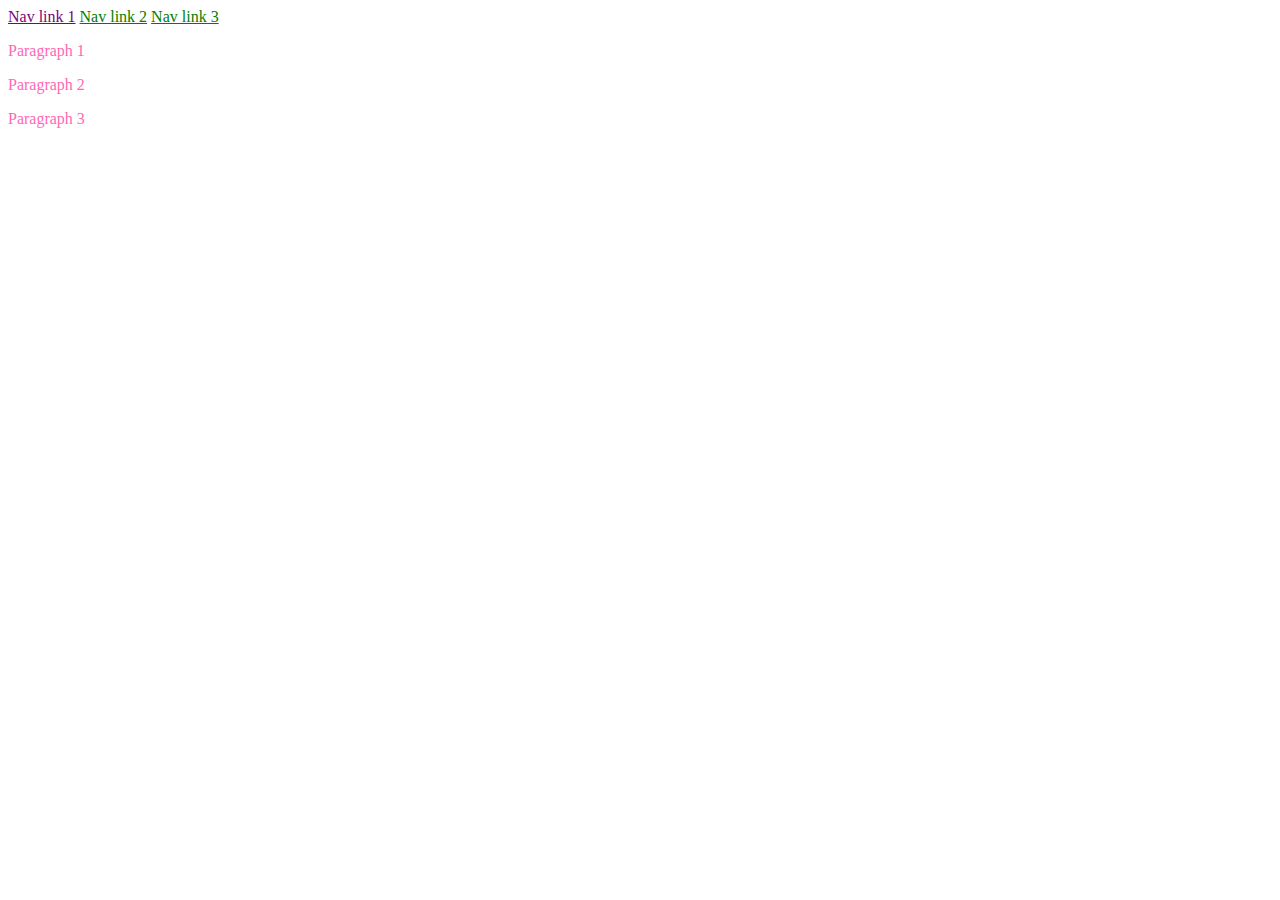
<file: css-specificity/index.html>
<!doctype html>

<html lang="en">
    <head>
        <meta charset="utf-8">
        <title>CSS Specificity</title>
        <meta name="description" content="CSS Specificity">
        <meta name="author" content="She Codes">
        <link rel="stylesheet" href="styles.css">
    </head>

    <body>

        <header>
            <nav>
                <a class="nav-link" id="link-1" href="#">Nav link 1</a>
                <a class="nav-link" href="#">Nav link 2</a>
                <a class="nav-link" href="#">Nav link 3</a>
            </nav>
        </header>

        <div>
            <p class="paragraph-link" id="paragraph-1">Paragraph 1</p>
            <p class="paragraph-link">Paragraph 2</p>
            <p class="paragraph-link">Paragraph 3</p>
        </div>

    </body>

</html>
</file>
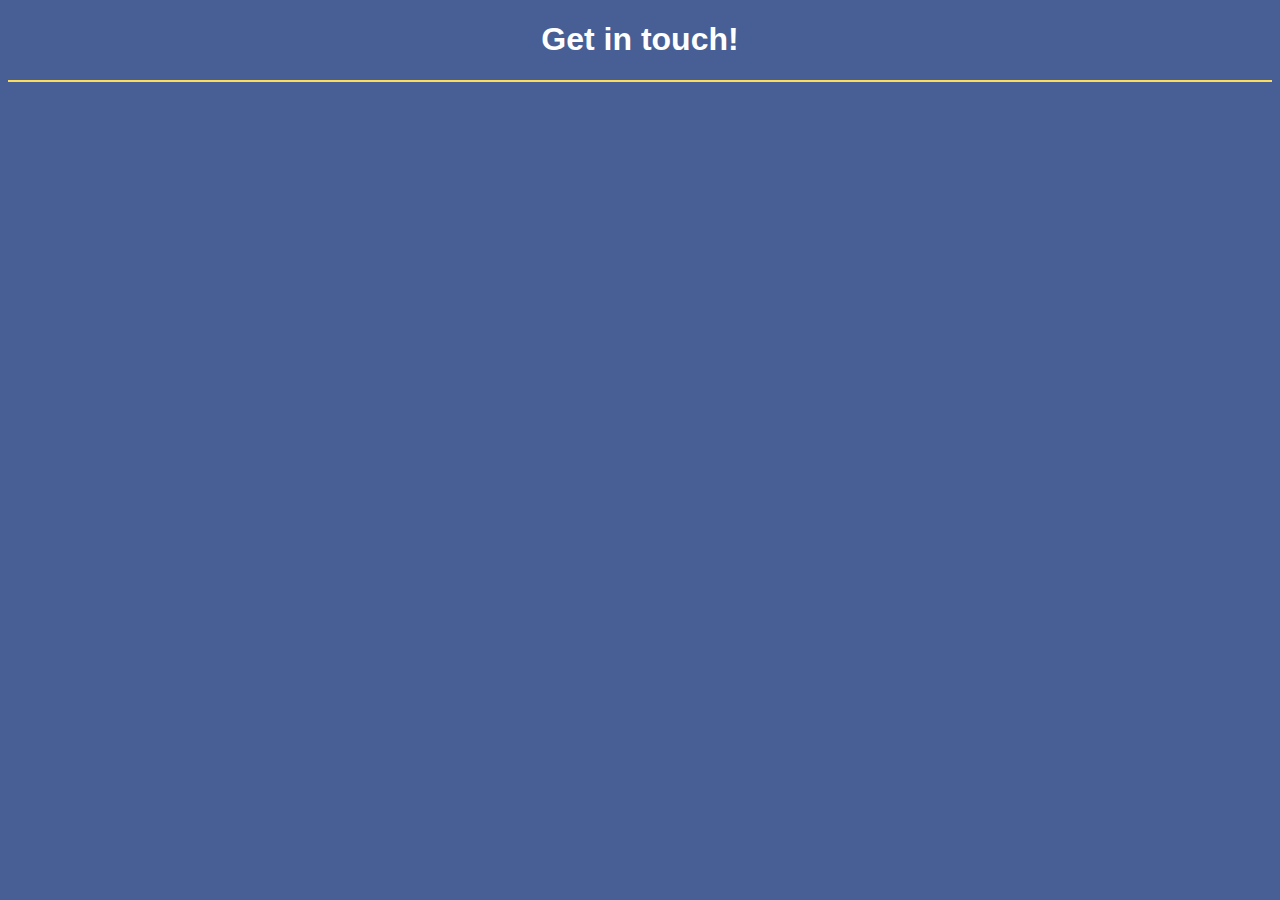
<file: forms-starter/index.html>
<!doctype html>

<html lang="en">
    <head>
        <meta charset="utf-8">
        <meta name="viewport" content="width=device-width, initial-scale=1, shrink-to-fit=no">
        <title>Introduction to Forms</title>
        <link rel="stylesheet" href="styles.css">
    </head>

    <body>
        <header>
            <h1>Get in touch!</h1>
        </header>

        <form action="" method="">
            <!-- your code here -->
        </form>

    </body>
</html>
</file>
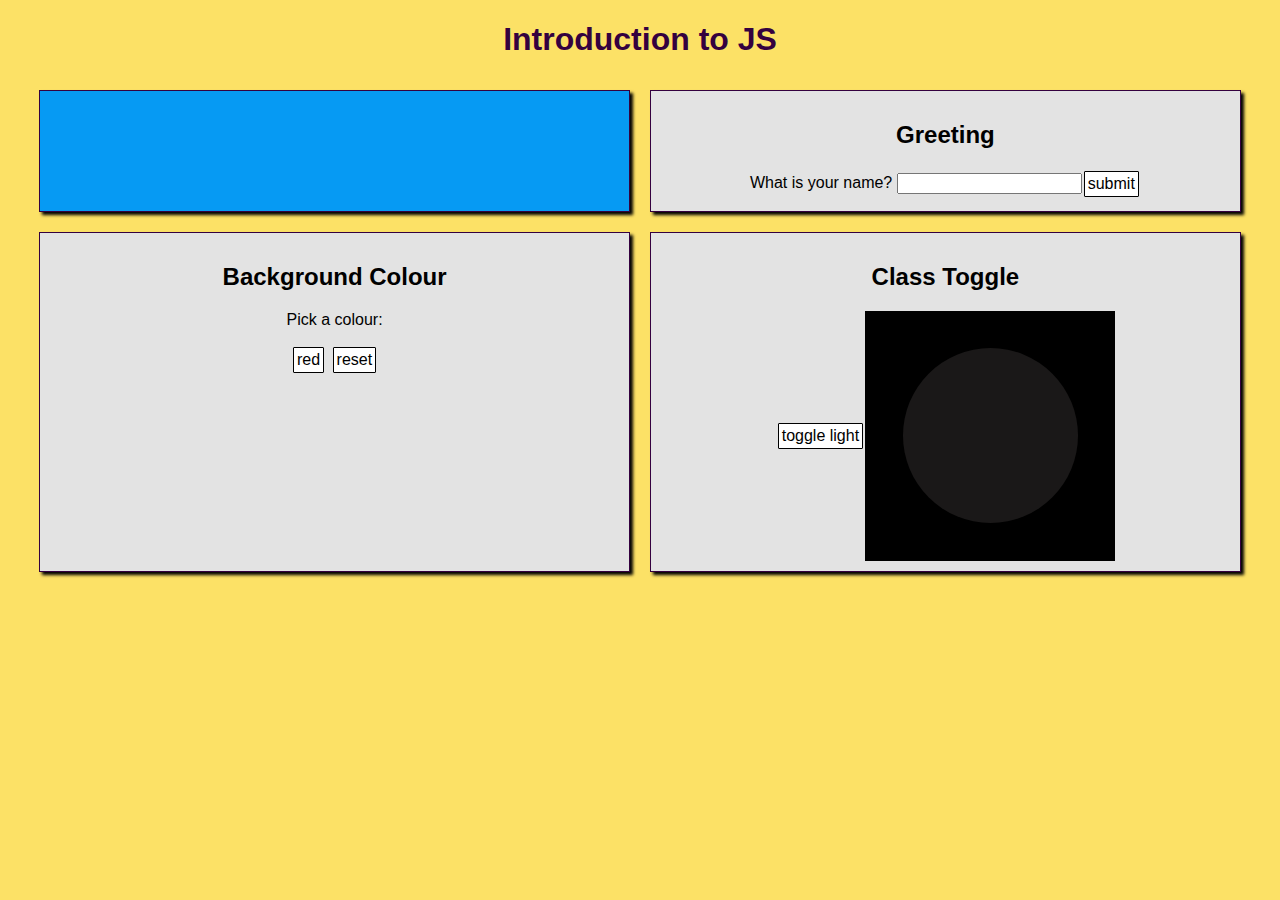
<file: intro-to-js/index.html>
<!DOCTYPE html>
<html lang="en">
    <head>
        <meta charset="utf-8">
        <title>Introduction to JavaScript</title>
        <meta name="description" content="JavaScript Demo">
        <meta name="author" content="She Codes">
        <link rel="stylesheet" href="styles.css">
    </head>
    
    <body>
        <header>
            <h1>Introduction to JS</h1>
        </header>

        <div id="wrapper">
            <div id="starter-div" class="component">
            </div>

            <div id="greeting" class="component">
                <h2>Greeting</h2>
                <form>
                    <div class="form-item">
                        <label for="name">What is your name?</label>
                        <input type="text" id="name" name="name">
                    </div>
                    <input type="button" value="submit">
                </form>
            </div>

            <div id="colour" class="component">
                <h2>Background Colour</h2>
                <p>Pick a colour:</p>
                <input type="button" onclick="changeColour('#f74850')" value="red">
                <input type="button" onclick="resetColour()" value="reset">
            </div>

            <div id="on-off" class="component">
                <h2>Class Toggle</h2>
                <div id="class-toggle-containter">
                    <input type="button" onclick="toggleLightbulb()" value="toggle light">
                    <div id="toggle-wrapper">
                        <div id="light"></div>
                    </div>
                </div>
            </div>
        </div>
    </body>
</html>
</file>
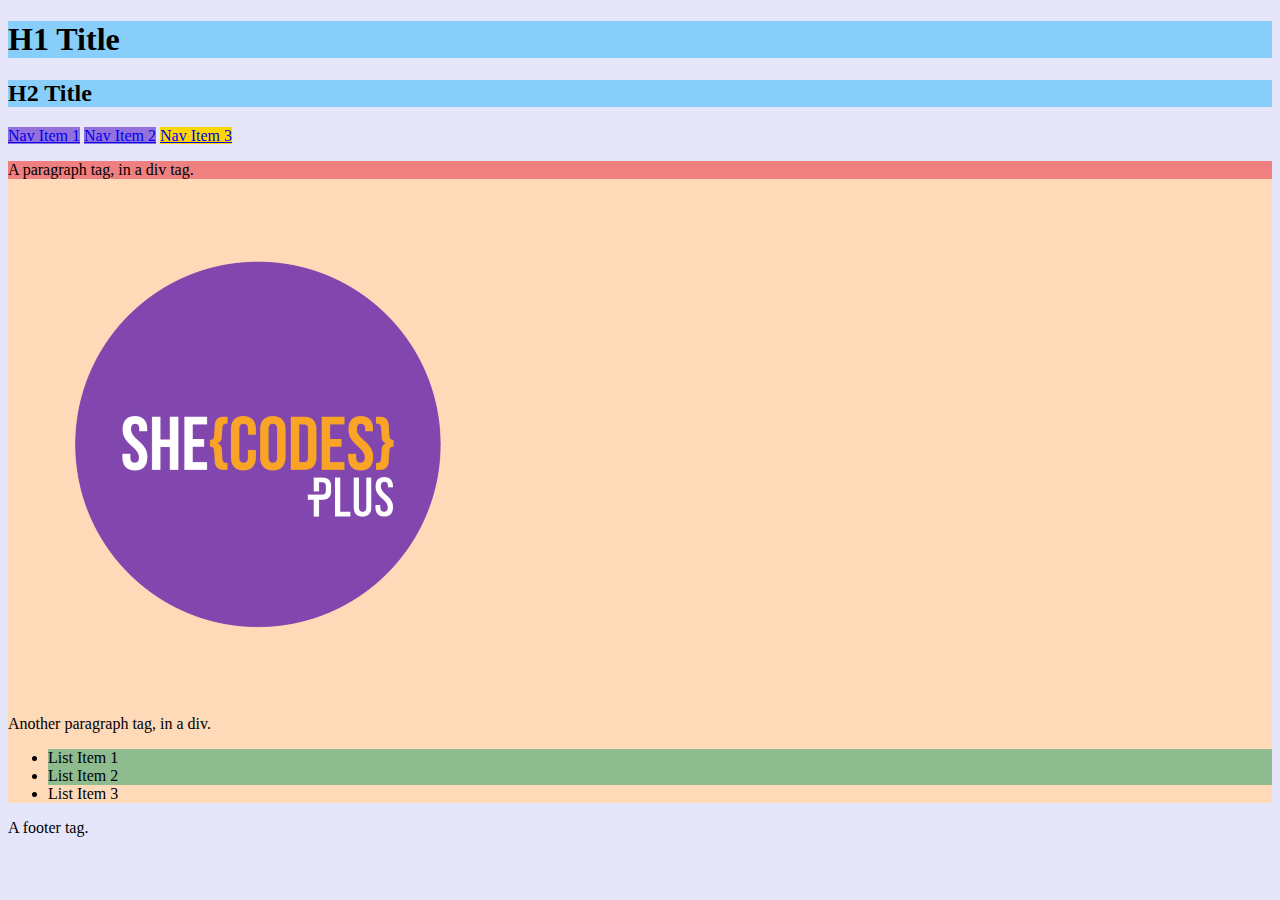
<file: introduction-to-css-selectors/index.html>
<!doctype html>

<html lang="en">
    <head>
        <meta charset="utf-8">
        <title>CSS Selectors</title>
        <meta name="description" content="CSS Selectors Playground">
        <meta name="author" content="She Codes">
        <link rel="stylesheet" href="styles.css">
    </head>
    <body>
        <header>
            <h1 class="main-heading">H1 Title</h1>
            <h2 class="main-heading">H2 Title</h2>
            <nav>
                <a class="nav-item" href="#">Nav Item 1</a>
                <a class="nav-item" href="#">Nav Item 2</a>
                <a id="nav-special" href="#">Nav Item 3</a>
            </nav>
        </header>
        <div id="main">
            <p id="first-paragraph">A paragraph tag, in a div tag.</p>
            <img src="logo.png" alt="She Codes Logo.">
            <p>Another paragraph tag, in a div.</p>
            <ul>
                <li class="list-item">List Item 1</li>
                <li class="list-item">List Item 2</li>
                <li>List Item 3</li>
            </ul>
        </div>
        <footer>
            A footer tag.
        </footer>
    </body>
</html>
</file>
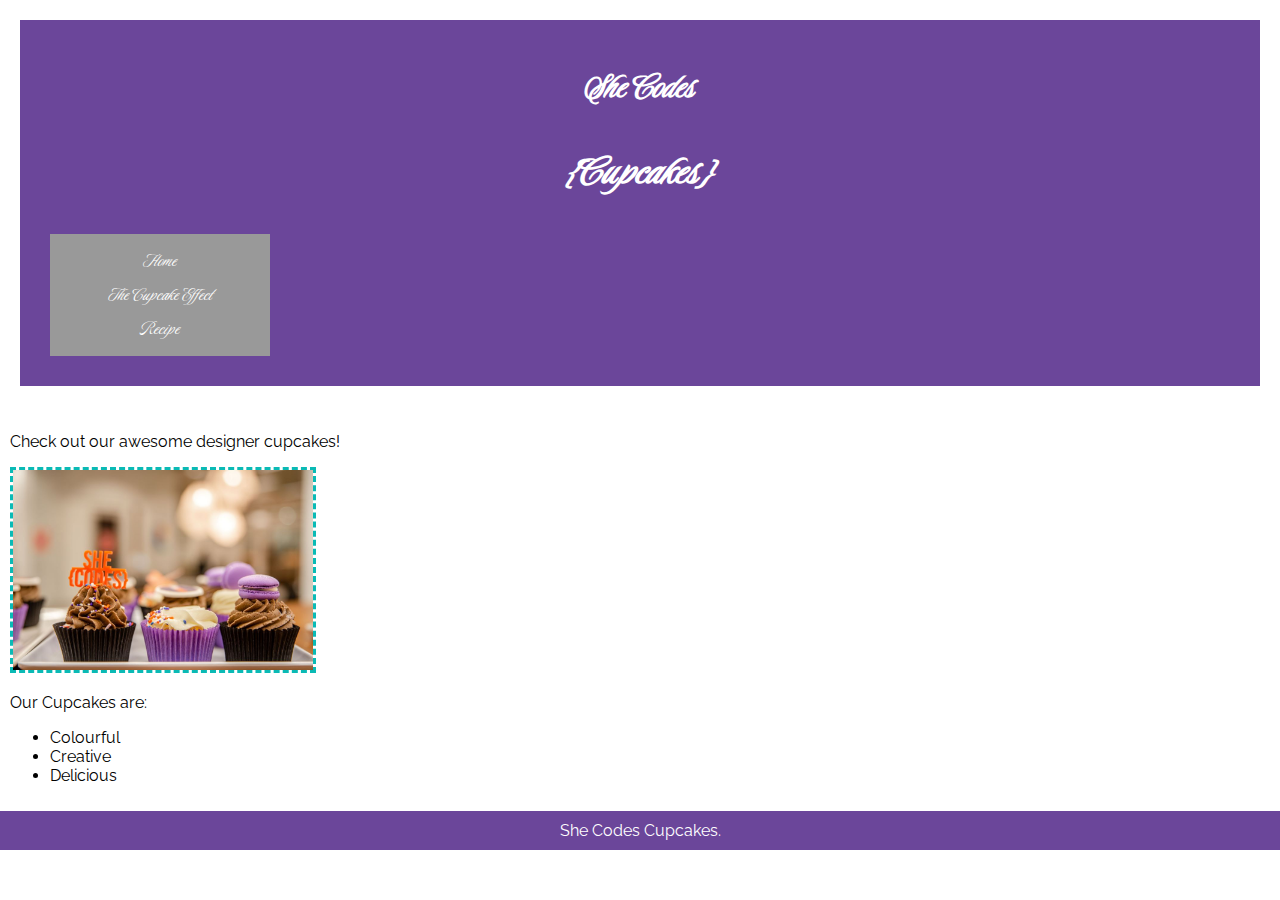
<file: introduction-to-css/index.html>
<!doctype html>

<html lang="en">
    <head>
        <meta charset="utf-8">
        <title>She Codes Cupcakes</title>
        <meta name="description" content="She Codes Cupcakes">
        <meta name="author" content="She Codes">
        <link rel="stylesheet" href="styles.css">
    </head>
    <body>
        <header>
            <h1>She Codes</h1>
            <h2>{Cupcakes}</h2>
            <nav>
                <a href="index.html">Home</a>
                <a href="cupcake-effect.html">The Cupcake Effect</a>
                <a href="recipe.html">Recipe</a>
            </nav>
        </header>
        <div>
            <p>Check out our awesome designer cupcakes!</p>
            <img id="homepage-image" src="images/cupcake-1.jpg" alt="She Codes Cupcakes.">
            <p>Our Cupcakes are:</p>
            <ul>
                <li>Colourful</li>
                <li>Creative</li>
                <li>Delicious</li>
            </ul>
        </div>
        <footer>
            She Codes Cupcakes.
        </footer>
    </body>
</html>
</file>
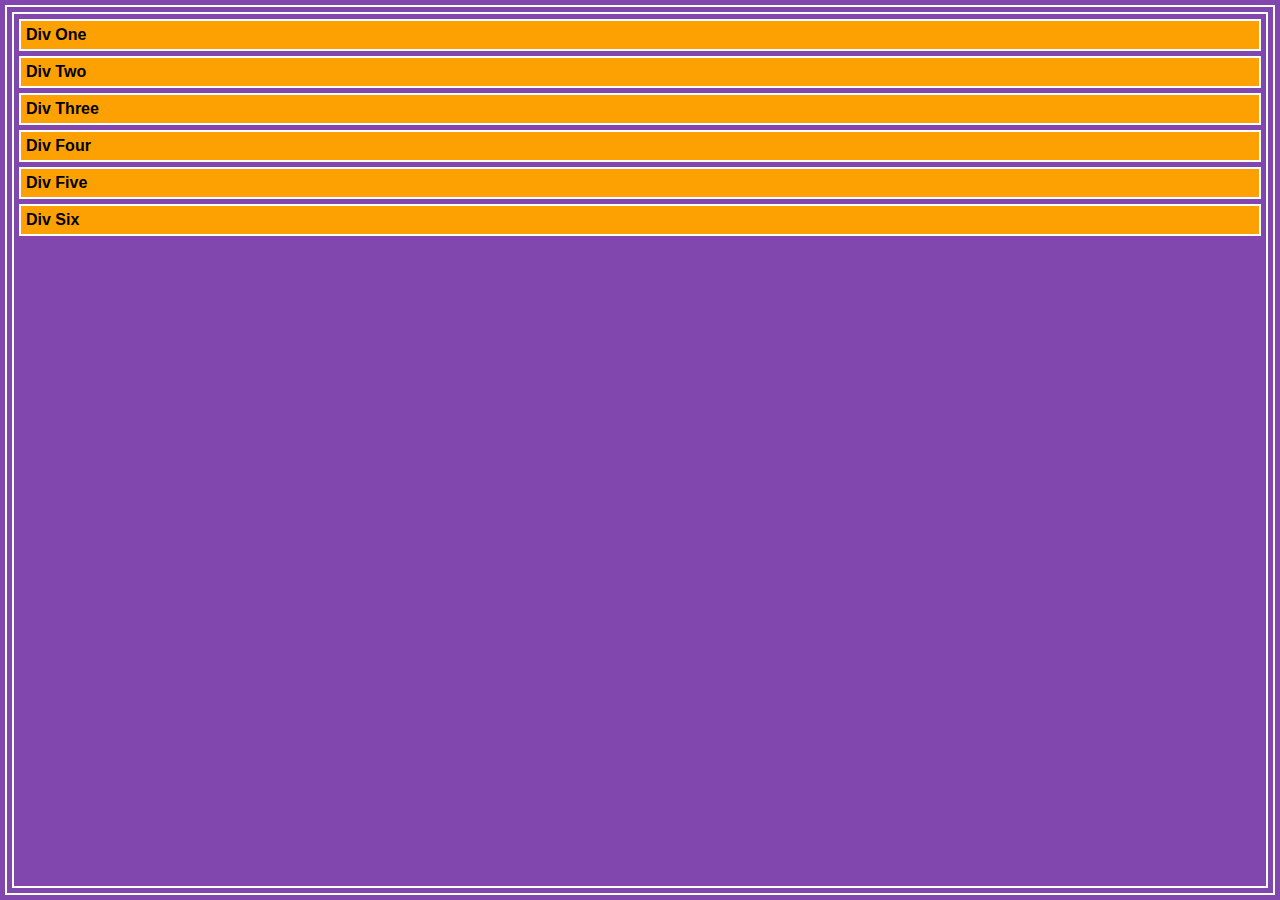
<file: introduction-to-flexbox/index.html>
<!doctype html>

<html lang="en">
    <head>
        <meta charset="utf-8">
        <meta name="viewport" content="width=device-width, initial-scale=1, shrink-to-fit=no">
        <title>Introduction to Flexbox</title>
        <link rel="stylesheet" href="styles.css">
    </head>

    <body>
        <div class="demo-div" id="div-1">Div One</div>
        <div class="demo-div" id="div-2">Div Two</div>
        <div class="demo-div" id="div-3">Div Three</div>
        <div class="demo-div" id="div-4">Div Four</div>
        <div class="demo-div" id="div-5">Div Five</div>
        <div class="demo-div" id="div-6">Div Six</div>
    </body>
</html>
</file>
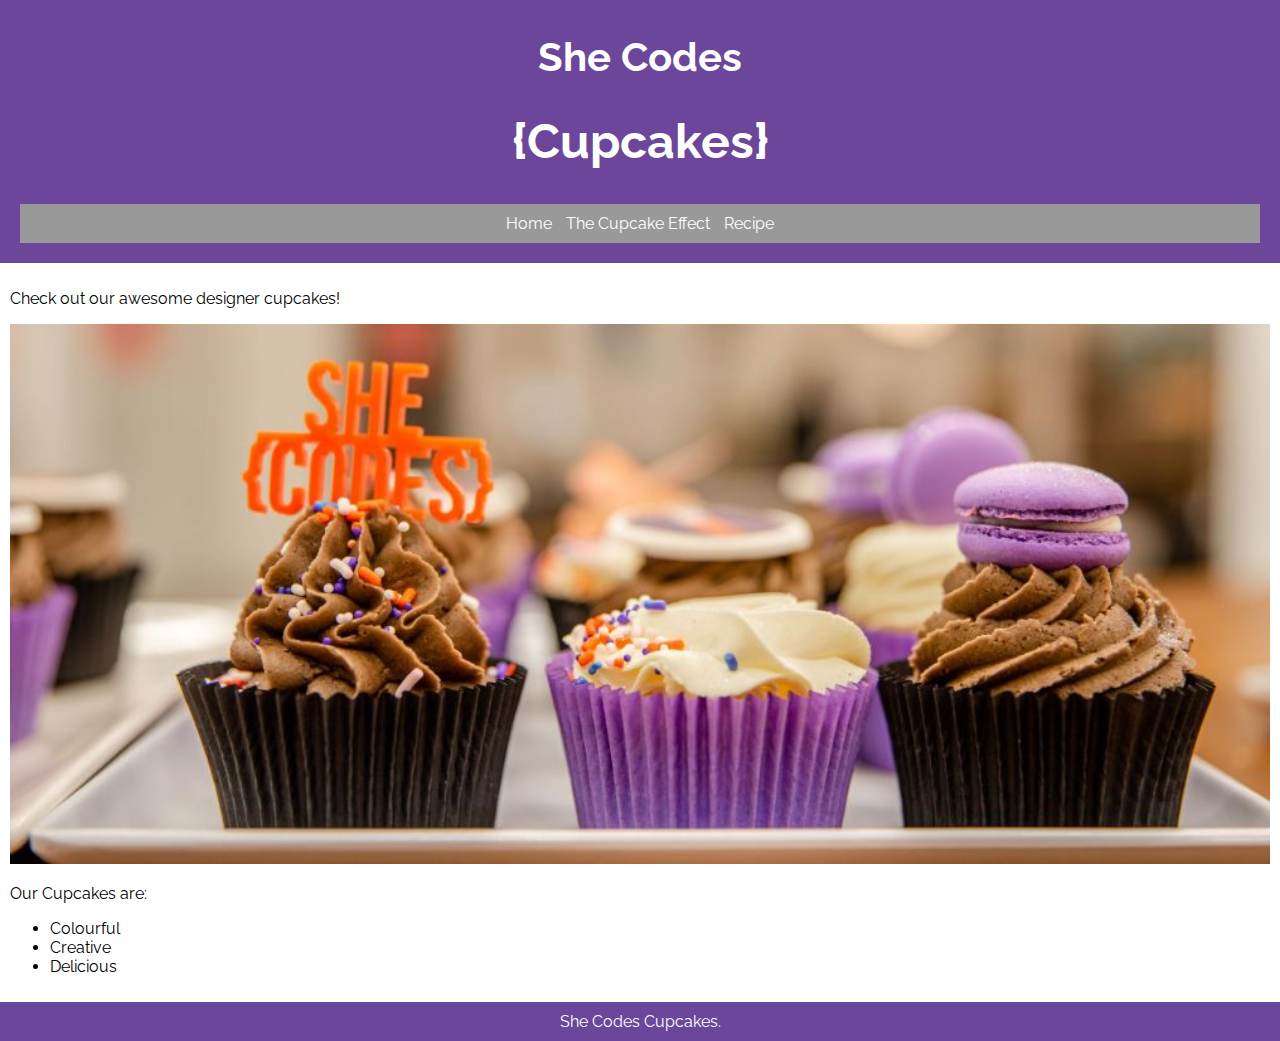
<file: introduction-to-html/index.html>
<!doctype html>
<html lang="en">
    <head>
        <meta charset="utf-8">
        <title>She Codes Cupcakes</title>
        <meta name="description" content="She Codes Cupcakes">
        <meta name="author" content="She Codes">
        <link rel="stylesheet" href="styles.css">
    </head>

    <body>
        <header>
            <h1>She Codes</h1>
            <h2>{Cupcakes}</h2>
            <nav>
                <a href="index.html">Home</a>
                <a href="cupcake-effect.html">The Cupcake Effect</a>
                <a href="recipe.html">Recipe</a>
            </nav>
        </header>

        <div>
            <p>Check out our awesome designer cupcakes!</p>
            <img src="images/cupcake-1.jpg" alt="She Codes Cupcakes.">
            <p>Our Cupcakes are:</p>
            <ul>
                <li>Colourful</li>
                <li>Creative</li>
                <li>Delicious</li>
            </ul>
        </div>

        <footer>
            She Codes Cupcakes.
        </footer>
        <!-- This is my body -->
    </body>
</html>
</file>
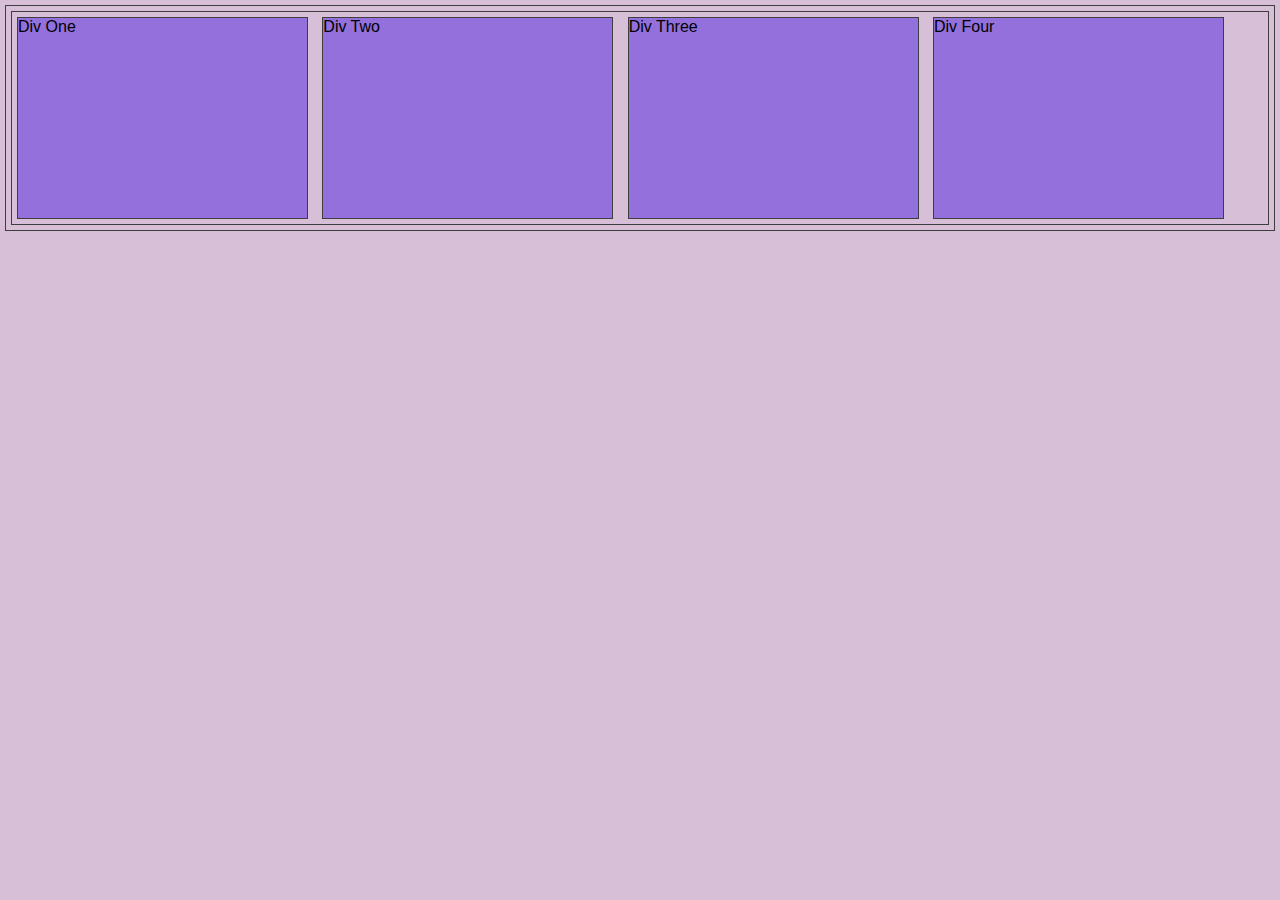
<file: introduction-to-media-queries/index.html>
<!doctype html>

<html lang="en">
    <head>
        <meta charset="utf-8">
        <meta name="viewport" content="width=device-width, initial-scale=1.0">
        <title>Media Queries</title>
        <link rel="stylesheet" href="styles.css">
    </head>

    <body>
        <div id="div-1">Div One</div>
        <div id="div-2">Div Two</div>
        <div id="div-3">Div Three</div>
        <div id="div-4">Div Four</div>
    </body>
</html>
</file>
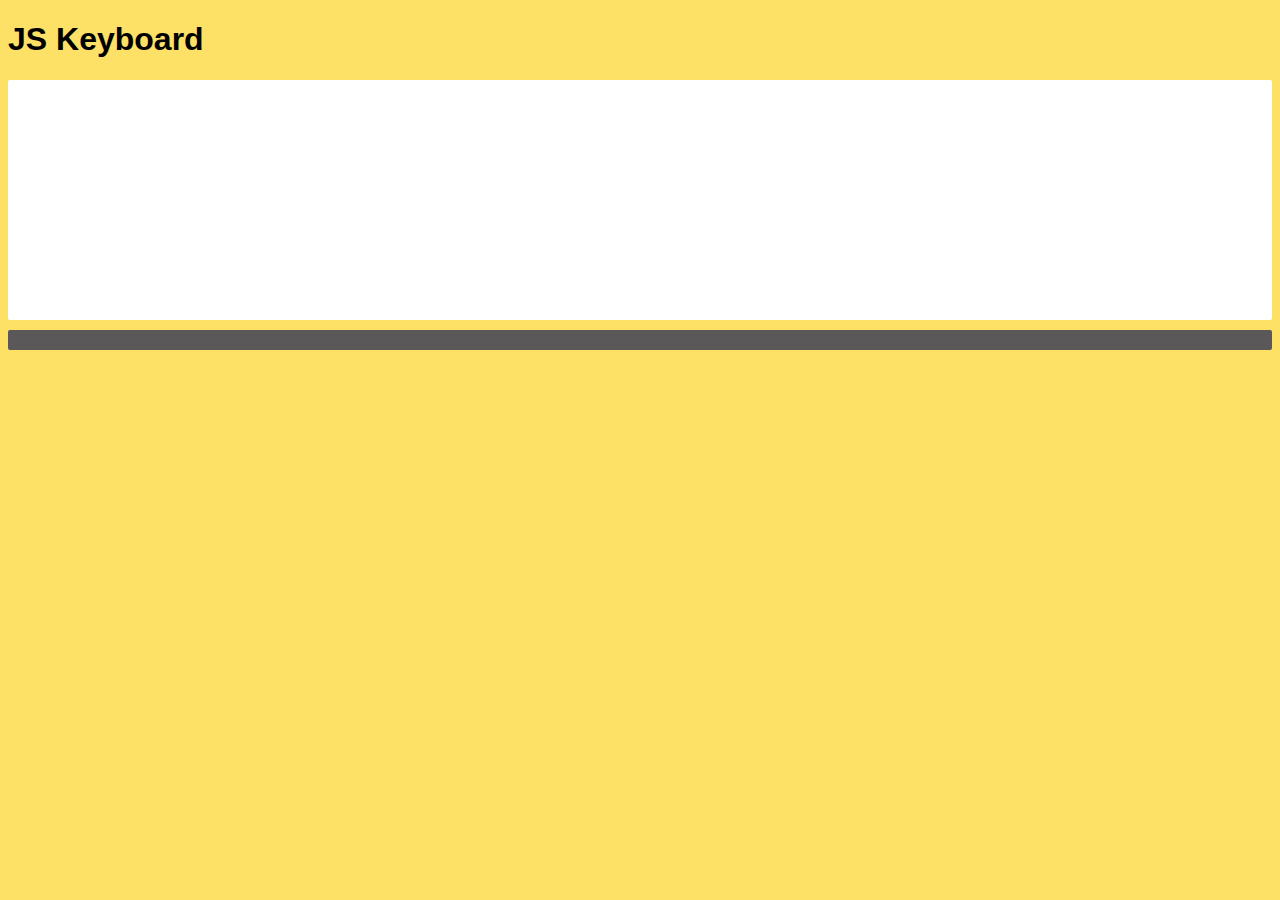
<file: keyboard/index.html>
<!DOCTYPE html>
<html lang="en">
    <head>
        <meta charset="utf-8">
        <title>JS Keyboard</title>
        <meta name="description" content="JavaScript Demo">
        <meta name="author" content="She Codes">
        <link rel="stylesheet" href="styles.css">
    </head>
    
    <body>
        <header>
            <h1>JS Keyboard</h1>
        </header>

        <div id="keyboard-wrapper">
            <div id="output">
                <p id="output-text">
                </p>
            </div>
            <div id="keyboard"></div>
        </div>

        <script src="script.js"></script>
    </body>
</html>
</file>
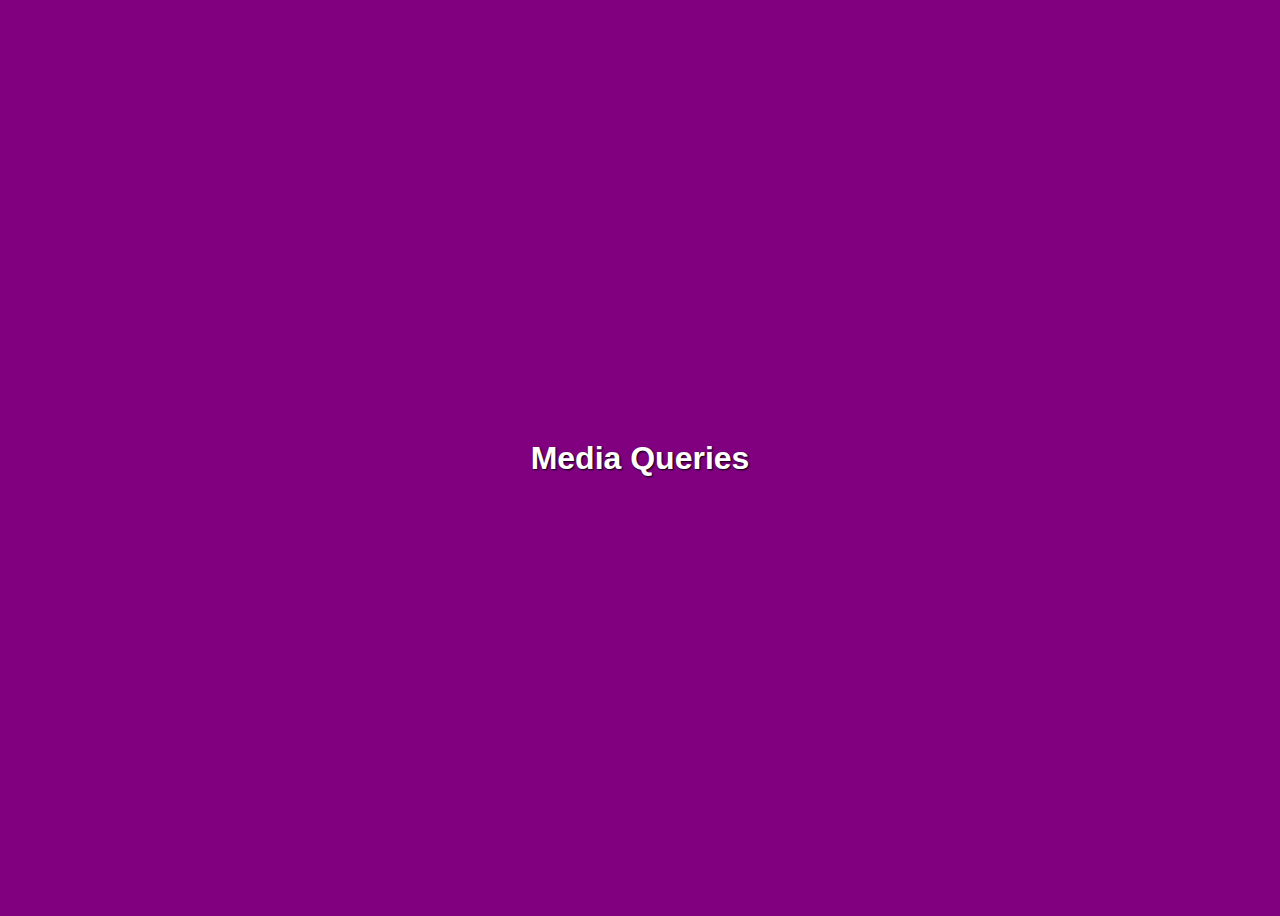
<file: media-queries-demo/index.html>
<!doctype html>

<html lang="en">
    <head>
        <meta charset="utf-8">
        <meta name="viewport" content="width=device-width, initial-scale=1.0">
        <title>Media Queries</title>
        <link rel="stylesheet" href="styles.css">
    </head>

    <body>

        <h1>Media Queries</h1>

    </body>
</html>
</file>
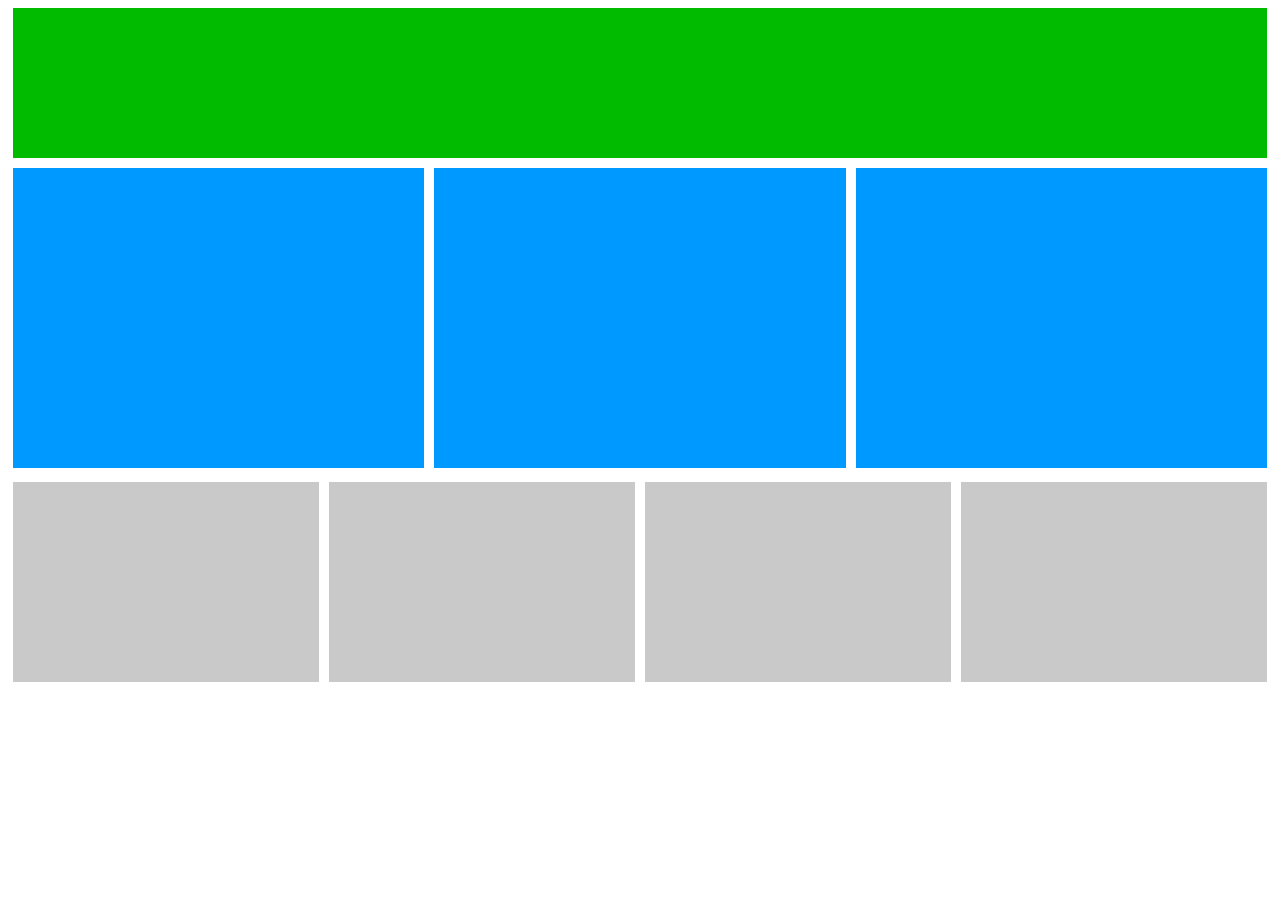
<file: media-queries-exercise-1/index.html>
<!DOCTYPE html>

<html lang="en">
    <head>
        <meta charset="utf-8" />
        <meta name="viewport" content="width=device-width, initial-scale=1.0" />
        <title>Media Queries</title>
        <link rel="stylesheet" href="styles.css" />
    </head>

    <body>
        <main>
            <div class="green-box box"></div>
            <div id="blue-section">
                <div class="blue-box box"></div><div class="blue-box box"></div><div class="blue-box box"></div>
            </div>
            <div id="grey-section">
                <div class="grey-box box"></div><div class="grey-box box"></div><div class="grey-box box"></div><div class="grey-box box"></div>
            </div>
        </main>
    </body>
</html>
</file>
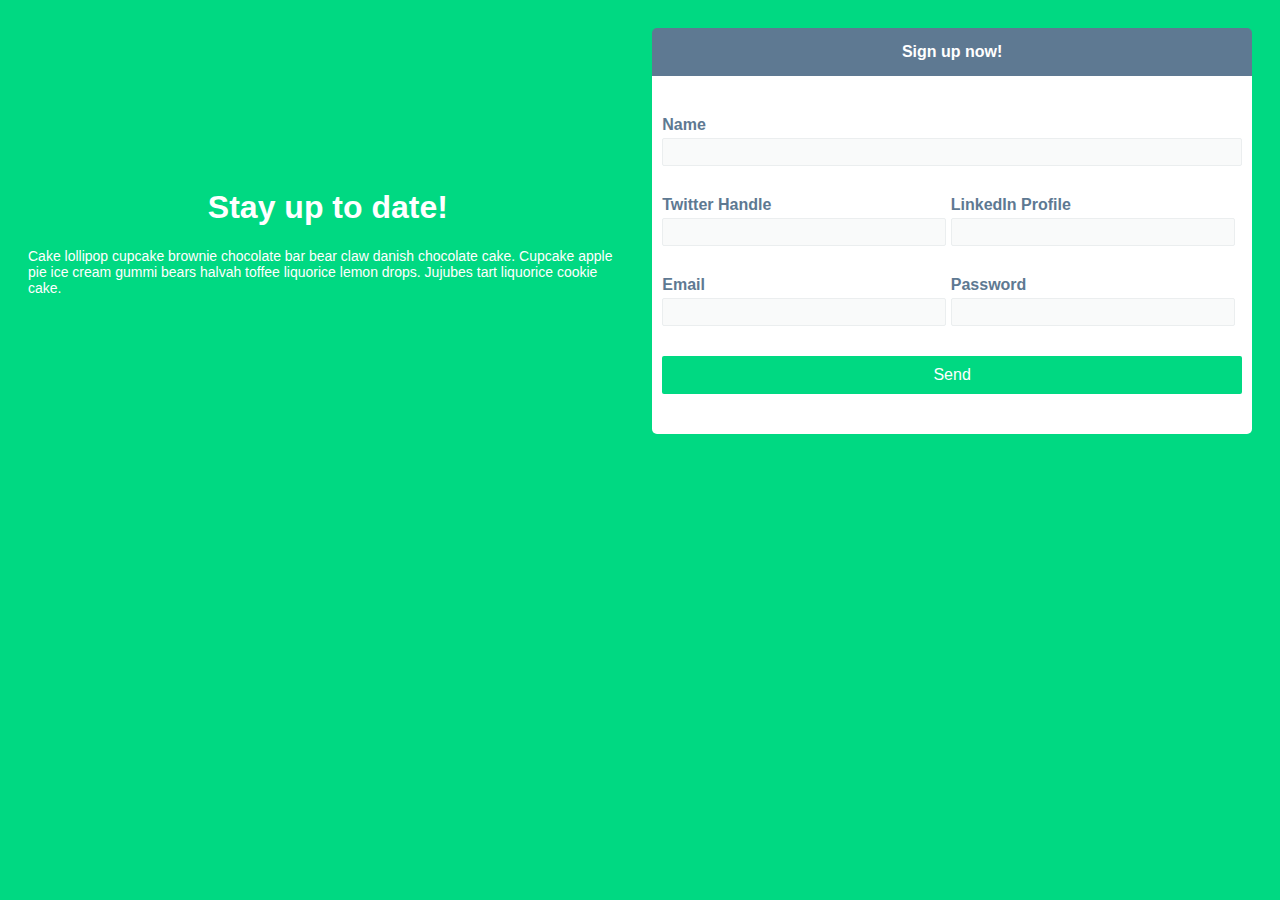
<file: media-queries-exercise-2/index.html>
<!DOCTYPE html>

<html lang="en">
    <head>
        <meta charset="utf-8" />
        <meta name="viewport" content="width=device-width, initial-scale=1.0" />
        <title>Media Queries</title>
        <link rel="stylesheet" href="styles.css" />
    </head>

    <body>
        <main>
            <header>
                <h1>Stay up to date!</h1>
                <p>
                    Cake lollipop cupcake brownie chocolate bar bear claw danish
                    chocolate cake. Cupcake apple pie ice cream gummi bears
                    halvah toffee liquorice lemon drops. Jujubes tart liquorice
                    cookie cake.
                </p>
            </header>
            <div id="form-wrapper">
                <h2>Sign up now!</h2>
                <form action="" method="">
                    <div class="form-item">
                        <label for="name">Name</label>
                        <input type="text" id="name" name="name" />
                    </div>
                    <div class="row">
                        <div class="form-item">
                            <label for="twitter">Twitter Handle</label>
                            <input type="text" id="twitter" name="twitter" />
                        </div>
                        <div class="form-item">
                            <label for="linkedin">LinkedIn Profile</label>
                            <input type="text" id="linkedin" name="linkedin" />
                        </div>
                    </div>
                    <div class="row">
                        <div class="form-item">
                            <label for="mail">Email</label>
                            <input type="email" id="mail" name="email" />
                        </div>
                        <div class="form-item">
                            <label for="message">Password</label>
                            <input type="password" id="message" name="message" />
                        </div>
                    </div>
                    <div class="form-item">
                        <button type="submit">Send</button>
                    </div>
                </form>
            </div>
        </main>
    </body>
</html>
</file>
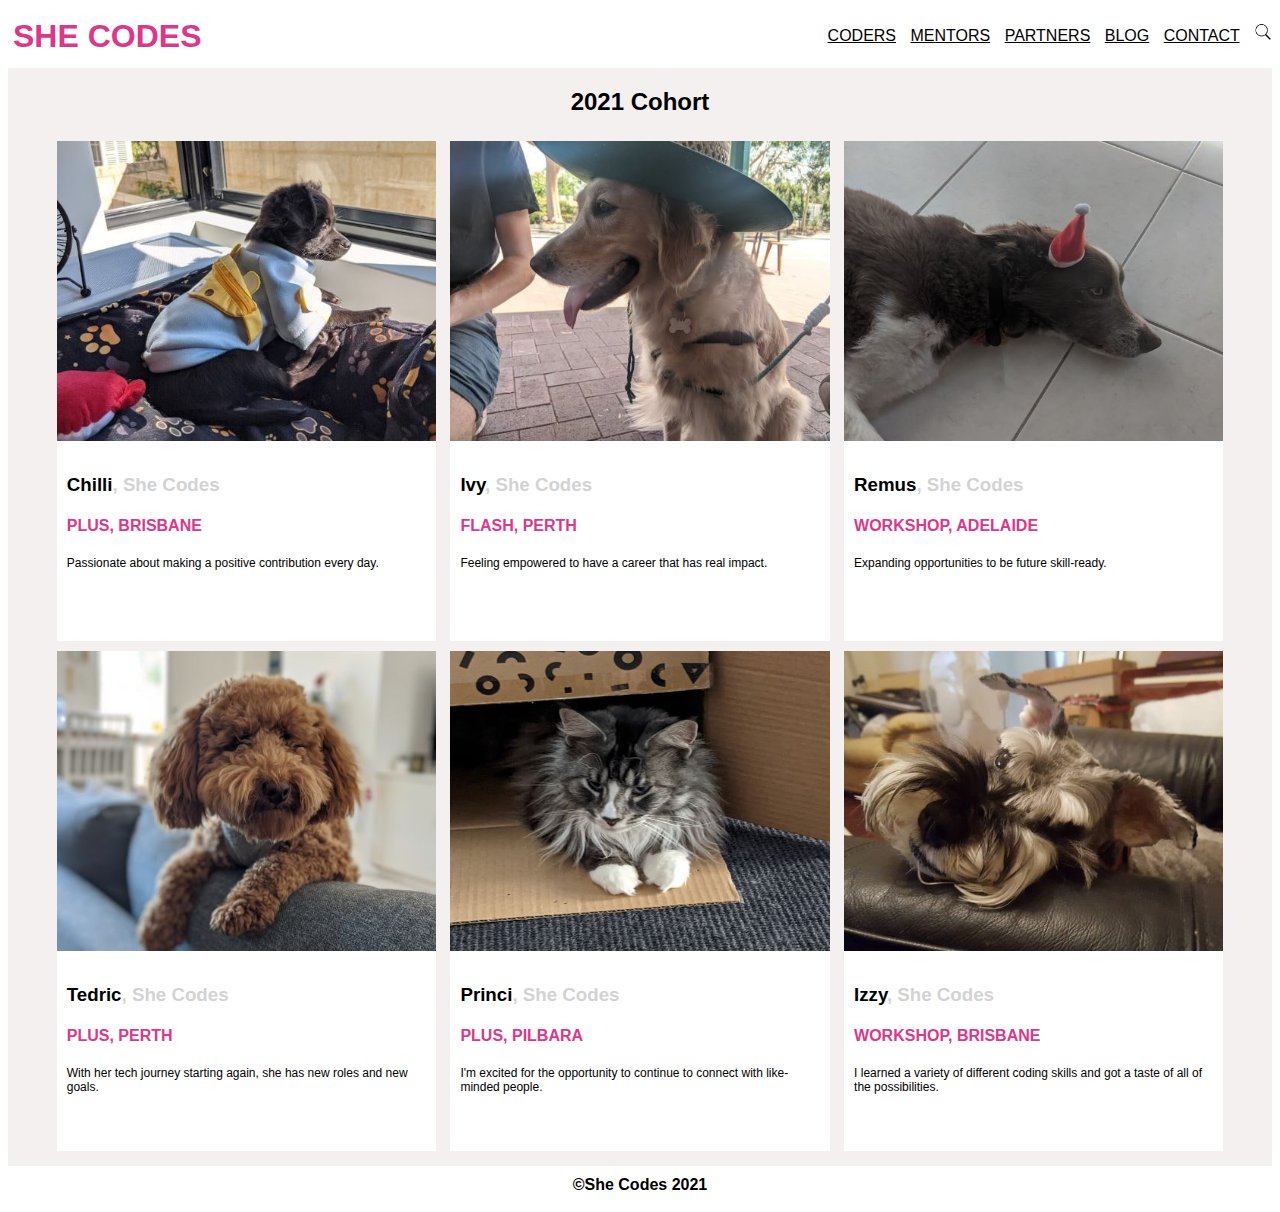
<file: she-codes-cohort/index.html>
<!DOCTYPE html>

<html lan="en">
    <head>
        <meta charset="utf-8">
        <title>She Codes Cohort</title>
        <meta name="description" content="She Codes Cohort Exercise One">
        <meta name="author" content="She Codes">
        <link rel="stylesheet" href="styles.css">
    </head>
    <body>
        <header>
            <h1 id="logo">She Codes</h1>
            <nav>
                <a href="#">Coders</a>
                <a href="#">Mentors</a>
                <a href="#">Partners</a>
                <a href="#">Blog</a>
                <a href="#">Contact</a>
                <img src="images/search.png" alt="search icon">
            </nav>
        </header>
        <div id="main">
            <h2>2021 Cohort</h2>
            <div id="cohort-cards">
                <div class="cards">
                    <img src="images/chilli.jpg" alt="A really cute chilli dog">
                    <div class="card-text">
                        <h3>Chilli<span class="she-he-codes">, She Codes</span></h3>
                        <h4>Plus, Brisbane</h4>
                        <p>Passionate about making a positive contribution every day.</p>
                    </div>
                </div>
                <div class="cards">
                    <img src="images/ivy.jpg" alt="A really cute chilli dog">
                    <div class="card-text">
                        <h3>Ivy<span class="she-he-codes">, She Codes</span></h3>
                        <h4>Flash, Perth</h4>
                        <p>Feeling empowered to have a career that has real impact.</p>
                    </div>
                </div>
                <div class="cards">
                    <img src="images/remus.jpg" alt="A really cute chilli dog">
                    <div class="card-text">
                        <h3>Remus<span class="she-he-codes">, She Codes</span></h3>
                        <h4>Workshop, Adelaide</h4>
                        <p>Expanding opportunities to be future skill-ready.</p>
                    </div>
                </div>
                <div class="cards">
                    <img src="images/tedric.jpg" alt="A really cute chilli dog">
                    <div class="card-text">
                        <h3>Tedric<span class="she-he-codes">, She Codes</span></h3>
                        <h4>Plus, Perth</h4>
                        <p>With her tech journey starting again, she has new roles and new goals.</p>
                    </div>
                </div>
                <div class="cards">
                    <img src="images/princi.jpg" alt="A really cute chilli dog">
                    <div class="card-text">
                        <h3>Princi<span class="she-he-codes">, She Codes</span></h3>
                        <h4>Plus, Pilbara</h4>
                        <p>I'm excited for the opportunity to continue to connect with like-minded people.</p>
                    </div>
                </div>
                <div class="cards">
                    <img src="images/izzy.jpg" alt="A really cute chilli dog">
                    <div class="card-text">
                        <h3>Izzy<span class="she-he-codes">, She Codes</span></h3>
                        <h4>Workshop, Brisbane</h4>
                        <p>I learned a variety of different coding skills and got a taste of all of the possibilities.</p>
                    </div>
                </div>
            </div>
        </div>
        <footer>
            &copy;She Codes 2021
        </footer>
    </body>
</html>
</file>
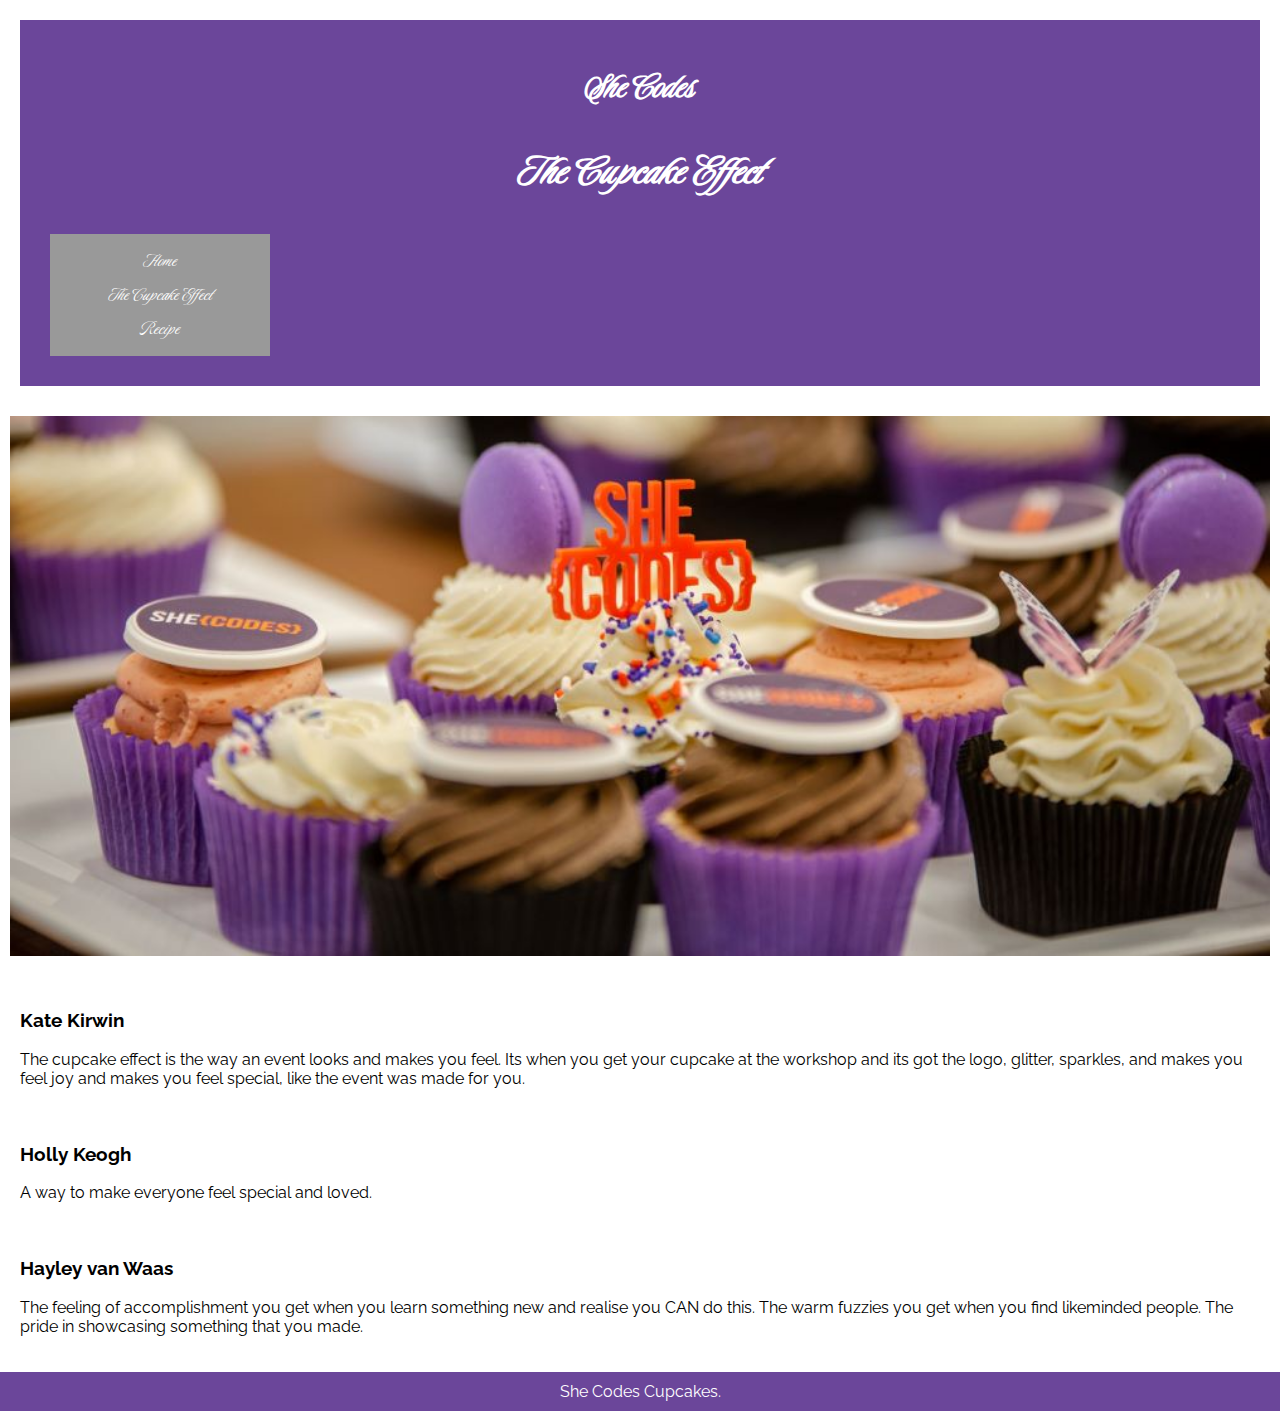
<file: introduction-to-css/cupcake-effect.html>
<!doctype html>

<html lang="en">
    <head>
        <meta charset="utf-8">
        <title>She Codes Cupcakes</title>
        <meta name="description" content="She Codes Cupcakes">
        <meta name="author" content="She Codes">
        <link rel="stylesheet" href="styles.css">
    </head>

    <body>

        <header>
            <h1>She Codes</h1>
            <h2>The Cupcake Effect</h2>
            <nav>
                <a href="index.html">Home</a>
                <a href="cupcake-effect.html">The Cupcake Effect</a>
                <a href="recipe.html">Recipe</a>
            </nav>
        </header>

        <div>            
            <img src="images/cupcake-2.jpg" alt="She Codes branded Cupcakes.">
        </div>

        <div>
            <div>
                <h3>Kate Kirwin</h3>
                <p>
                    The cupcake effect is the way an event looks and makes you feel.
                    Its when you get your cupcake at the workshop and its got the logo,
                    glitter, sparkles, and makes you feel joy and makes you feel special,
                    like the event was made for you.
                </p>
            </div>
            <div>
                <h3>Holly Keogh</h3>
                <p>A way to make everyone feel special and loved.</p>
            </div>
            <div>
                <h3>Hayley van Waas</h3>
                <p>The feeling of accomplishment you get when you learn something new
                    and realise you CAN do this. The warm fuzzies you get when you find likeminded
                    people. The pride in showcasing something that you made.
                </p>
            </div>
        </div>

        <footer>
            She Codes Cupcakes.
        </footer>

    </body>

</html>
</file>
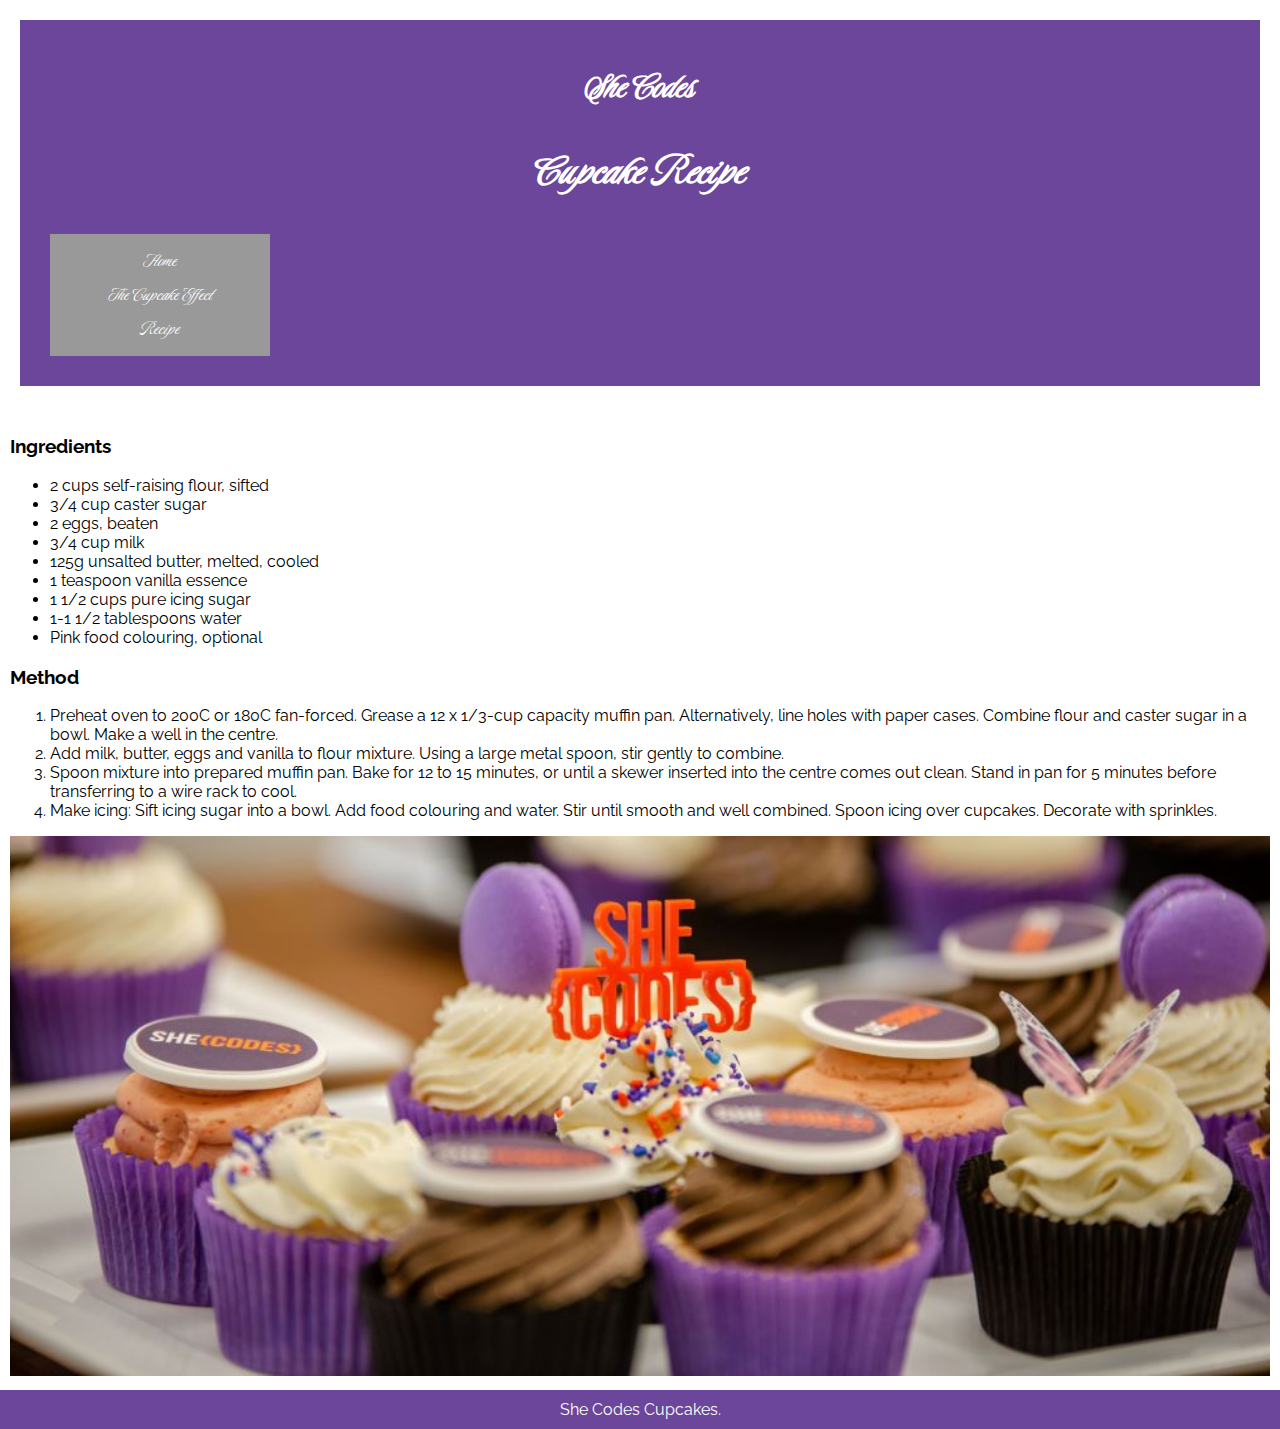
<file: introduction-to-css/recipe.html>
<!doctype html>

<html lang="en">
    <head>
        <meta charset="utf-8">
        <title>She Codes Cupcakes</title>
        <meta name="description" content="She Codes Cupcakes">
        <meta name="author" content="She Codes">
        <link rel="stylesheet" href="styles.css">
    </head>
    <body>
        <header>
            <h1>She Codes</h1>
            <h2>Cupcake Recipe</h2>
            <nav>
                <a href="index.html">Home</a>
                <a href="cupcake-effect.html">The Cupcake Effect</a>
                <a href="recipe.html">Recipe</a>
            </nav>
        </header>
        <div>
            <h3>Ingredients</h3>
            <ul>
                <li>2 cups self-raising flour, sifted</li>
                <li>3/4 cup caster sugar</li>
                <li>2 eggs, beaten</li>
                <li>3/4 cup milk</li>
                <li>125g unsalted butter, melted, cooled</li>
                <li>1 teaspoon vanilla essence</li>
                <li>1 1/2 cups pure icing sugar</li>
                <li>1-1 1/2 tablespoons water</li>
                <li>Pink food colouring, optional</li>
            </ul>
            <h3>Method</h3>
            <ol>
                <li>Preheat oven to 200C or 180C fan-forced.
                    Grease a 12 x 1/3-cup capacity muffin pan.
                    Alternatively, line holes with paper cases.
                    Combine flour and caster sugar in a bowl.
                    Make a well in the centre.</li>
                <li>Add milk, butter, eggs and vanilla to flour mixture.
                    Using a large metal spoon, stir gently to combine.</li>
                <li>Spoon mixture into prepared muffin pan. Bake for 12 to 15 minutes,
                    or until a skewer inserted into the centre comes out clean.
                    Stand in pan for 5 minutes before transferring to a wire rack to
                    cool.</li>
                <li>Make icing: Sift icing sugar into a bowl.
                    Add food colouring and water.
                    Stir until smooth and well combined.
                    Spoon icing over cupcakes.
                    Decorate with sprinkles.
                </li>
            </ol>
            <img src="images/cupcake-2.jpg" alt="She Codes branded Cupcakes.">
        </div>
        <footer>
            She Codes Cupcakes.
        </footer>
    </body>
</html>
</file>
<file: css-specificity/styles.css>
nav a {
    color: red;
}


.nav-link {
    color: black;
}


nav a.nav-link {
    color: green;
}


nav a.nav-link#link-1 {
    color: purple;
}


html div p {
    color: darkgrey;
}


body div p {
    color: hotpink;
}
</file>
<file: forms-starter/styles.css>
body {
    background-color: #475F94;
    color: #fff;
    font-family: "Gill Sans", sans-serif;
}

header {
    border-bottom: 2px solid #FDDC5C;
    text-align: center;
}

form {
    margin: 50px auto;
    width: 90%;
}

.form-item {
    display: flex;
    justify-content: center;
    align-items: center;
    padding: 5px;
}

.form-item label {
    flex-basis: 150px;
    font-size: 22px;
}

.form-item input,
.form-item textarea {
    flex-basis: 50%;
    border: 2px solid #FDDC5C;
}

.form-item input:hover,
.form-item textarea:hover {
    border: 2px solid #FA4224;
}

.form-item input,
.form-item textarea,
.form-item button {
    border: 2px solid #FDDC5C;
    background-color: #FFF;
    padding: 5px;
    font-size: 18px;
}

.form-item button:hover {
    border: 2px solid #FA4224;
    background-color: #FA4224;
    color: #FFF;
}

.form-item button {
    width: 100px;
}
</file>
<file: intro-to-js/styles.css>
body {
    background-color: #FCE166;
    font-family: Arial;
}

h1 {
    color: #34013F;
    text-align: center;
}

#wrapper {
    display: flex;
    flex-wrap: wrap;
    justify-content: center;
}

.component {
    border: 1px solid #34013F;
    flex-basis: 45%;
    margin: 10px;
    padding: 10px;
    text-align: center;
    box-shadow: 3px 3px 3px #000;;
    background-color: #e3e3e3;
}

input[type=button] {
    margin: 2px;
    padding: 3px;
    border: 1px solid black;
    border-radius: 1px;
    background-color: #fff;
    font-size: 16px;
}

input[type=button]:hover {
    cursor: pointer;
    box-shadow: -2px 2px 0px black;
}

#starter-div {
    min-height: 100px;
    background-color: #069AF3;
}

.js-header {
    color: #FFF;
}

#second-h2 {
    text-decoration: underline;
}

form {
    display: flex;
    align-items: center;
    justify-content: center;
}

#greeting-text {
    height: 20px;
}

#class-toggle-containter {
    display: flex;
    justify-content: center;
    align-items: center;
}

#toggle-wrapper {
    width: 250px;
    height: 250px; 
    background-color: black;
    display: flex;
    justify-content: center;
    align-items: center;
}

#light {
    height: 175px;
    width: 175px;
    background-color: #1a1818 ;
    border-radius: 50%;
}

.on {
    box-shadow: inset 0 0 150px yellow, 0px 0 30px yellow;
}
</file>
<file: introduction-to-css-selectors/styles.css>
body {
    background-color: lavender;
}

#main {
    background-color: peachpuff;
}

.list-item {
    background-color: darkseagreen;
}

.main-heading {
    background-color: lightskyblue;
}

#first-paragraph{
    background-color: lightcoral;
}

.nav-item{
    background-color: mediumpurple;
}

#nav-special {
    background-color: gold;
}
</file>
<file: introduction-to-css/styles.css>
@import url('https://fonts.googleapis.com/css2?family=Raleway&display=swap');
@import url('https://fonts.googleapis.com/css2?family=Luxurious+Script&display=swap');

/* * {
    border: 1px solid grey;
} */

html {
    font-family: 'Raleway', sans-serif;
    background-color: #fff;
}

body {
    margin: 0;
}

header {
    text-align: center;
    background-color: #6b469a;
    padding: 20px;
    margin:20px;
    font-family: 'Luxurious Script', cursive;
    font-size: 20px;
}

h1 {
    font-size: 2.5rem;
    line-height: 2.5rem;;
    color: #fff;
}

h2 {
    font-size: 3rem;
    line-height: 3rem;
    color: #fff;
}

nav {
    margin: 10px;
    padding: 10px;
    background-color: #999999;
    width: 200px;
}

a {
    color: #fff;
    text-decoration: none;
    padding: 5px;
}

a:hover {
    color: #fda103;
    border-bottom: 2px solid #fda103;
}


div {
    padding: 10px;
}

img {
    width: 100%;
    height: 60vh;
    object-fit: cover;
    object-position: bottom;
}

footer {
    text-align: center;
    background-color: #6b469a;
    padding: 10px;
    color: #fff;
}

nav a {
    display: block;
}

#homepage-image {
    width: 300px;
    height: 200px;
    border: 3px dashed #0ABAB5;
}
</file>
<file: introduction-to-flexbox/styles.css>
* {
    border: 2px solid #fff;
    margin: 5px;
}

html {
    height: calc(100% - 14px);
}

body {
    background-color: #8246AF;
    font-family: Arial, Helvetica, sans-serif;
    font-size: 1rem;
    font-weight: bold;
    height: calc(100% - 14px);
}

div {
    padding: 5px;
    background-color: #FDA103;
}

/*** Your code here ***/
</file>
<file: introduction-to-html/styles.css>
/* #fda103 6b469a */
@import url('https://fonts.googleapis.com/css2?family=Raleway&display=swap');

html {
    font-family: 'Raleway', sans-serif;
    background-color: #fff;
}

body {
    margin: 0;
}

header {
    text-align: center;
    background-color: #6b469a;
    padding: 10px;
}

h1 {
    font-size: 2.5rem;
    line-height: 2.5rem;;
    color: #fff;
}

h2 {
    font-size: 3rem;
    line-height: 3rem;
    color: #fff;
}

nav {
    margin: 10px;
    padding: 10px;
    background-color: #999999;
}

a {
    color: #fff;
    text-decoration: none;
    padding: 5px;
}

a:hover {
    color: #fda103;
    border-bottom: 2px solid #fda103;
}


div {
    padding: 10px;
}

img {
    width: 100%;
    height: 60vh;
    object-fit: cover;
    object-position: bottom;
}

footer {
    text-align: center;
    background-color: #6b469a;
    padding: 10px;
    color: #fff;
}
</file>
<file: introduction-to-media-queries/styles.css>
* {
    border: 1px solid #3e3e3e;
    margin: 5px;
}

body {
    background-color: #d8bfd8;
    font-family: Arial, Helvetica, sans-serif;
    font-size: 2rem;
}

div {
    height: 200px;
}

#div-1 {
    background-color: #9370db;
}

#div-2 {
    background-color: #8fbc8b;
}

#div-3 {
    background-color: #6495ed;
}

#div-4 {
    background-color: #f5deb3;
}

/*** Your code here ***/

@media (min-width: 500px) {
    body {
        font-size: 1rem;  
        }
    
    
    div {
        display: inline-block;
        width: 44%;
    }

    #div-1, #div-2, #div-3, #div-4 {
        background-color: #1c9251;
    }
}

@media (min-width: 900px) {
    body {
    font-size: 1rem;  
    }

    div {
        display: inline-block;
        background-color: #9370db !important;
        width: 23%;
    }
}
</file>
<file: keyboard/styles.css>
body {
    background-color: #FCE166;
    font-family: Arial;
}

#output {
    border-radius: 2px;
    background-color: #fff;
    height: 200px;
    padding: 20px;
    overflow: scroll;
    margin-bottom: 10px;
}

#output-text {
    font-family: 'Courier New', Courier, monospace;
    font-size: 36px;
    color: #000;
    word-wrap: break-word;
    margin: 0;
}

#keyboard {
    display: flex;
    justify-content: center;
    flex-wrap: wrap;
    margin-top: 10px;
    background-color: #5a5858;
    border-radius: 2px;
    padding: 10px;
}

.key {
    text-align: center;
    width: 50px;
    margin: 1px;
    padding: 5px;
    font-size: 16px;
    background-color: #fff;
    border-style: inset;
}

.selected {
    background-color: darkgrey;
    border-style: outset;
}
</file>
<file: media-queries-demo/styles.css>
body {
    height: 100vh;
    background-color: red;
    display: flex;
    align-items: center;
    justify-content: center;
}

h1 {
    font-family: Arial, Helvetica, sans-serif;
    color: white;
    text-shadow: 1px 1px 2px black;
    text-align: center;
}

/*** Media Queries Below ***/

 /* MASSIVE devices (large desktops, 1440px and up) */
 @media (max-width: 1440px) {
    body {
        background-color: purple;
    }
}

/* Extra large devices (large desktops, 1200px and up) */
@media (max-width: 1200px) {
    body {
        background-color: blue;
    }
}

/* Large devices (desktops, 992px and up) */
@media (max-width: 992px) {
    body {
        background-color: green;
    }
}

/* Medium devices (tablets, 768px and up)*/
@media (max-width: 768px) {
    body {
        background-color: yellow;
    }
}

/* Small devices (landscape phones, 576px and up) */
@media (max-width: 576px) { 
    body {
        background-color: orange;
    }
}
</file>
<file: media-queries-exercise-1/styles.css>
.box {
    margin: 5px;
}

.green-box {
    height: 100px;
    background-color: #00bb00;

}

.blue-box {
    height: 200px;
    background-color: #0099ff;
}

.grey-box {
    height: 75px;
    background-color: #c9c9c9;  
}

/*** Media Queries Below ***/

@media (min-width: 600px) {
    .green-box {
        height: 200px;
    }
    .blue-box {
        height: 300px;
    }
    .grey-box {
        
        width: calc(100% / 2 - 10px);
        display: inline-block;
    }
}

@media (min-width: 900px) {
    .green-box {
        height: 150px;
    }
    .blue-box {
        width: calc(100% / 3 - 10px);
        display: inline-block;
        height: 300px;
    }
    .grey-box {
        width: calc(100% / 4 - 10px);
        height: 200px;
    }
}
</file>
<file: media-queries-exercise-2/styles.css>
html {
    background-color: #00d982;
    font-family: Arial, Helvetica, sans-serif;
}

body {
    padding: 20px;
}

header {
    color: #fff;
}

h2 {
    border-top-left-radius: 5px;
    border-top-right-radius: 5px;
    background-color: #5e7992;
    color: #fff;
    font-size: 1rem;
    text-align: center;
    padding: 15px 0px;
    margin: 0px;
}

p {
    font-size: 14px;
}

form {
    background-color: #fff;
    border-bottom-left-radius: 5px;
    border-bottom-right-radius: 5px;
    padding: 25px 10px;
}

label {
    font-weight: bold;
    color: #5e7992;
}

input {
    box-sizing: border-box;
    border: 1px solid #ebeeef;
    background-color: #f9fafa;
    width: 100%;
    height: 28px;
    margin-top: 4px;
}

.form-item {
    padding: 10px 0px;
}

button {
    background-color: #00d982;
    border: none;
    color: #fff;
    width: 100%;
    padding: 10px 0px;
}

input,
button {
    font-size: 1rem;
    border-radius: 2px;
}

@media (min-width: 600px) {
    .row .form-item {
        display: inline-block;
        width: 49%;
    }

    .form-item {
        padding: 15px 0px;
    }

}

@media (min-width: 900px) {
    #form-wrapper {
        float:right;
        width: 49%;
    }

    header {
        width: 49%;
        float: left;
        padding-top: 140px;
    }

    h1 {
        text-align: center;
    }
}
</file>
<file: she-codes-cohort/styles.css>
/* * {
    border: 1px solid grey;
} */
body{
    font-family: 'Lucida Sans', 'Lucida Sans Regular', 'Lucida Grande', 'Lucida Sans Unicode', Geneva, Verdana, sans-serif;
}

#main{
    background-color: rgb(245, 240, 240);
    padding-bottom: 10px;
}

h1 {
    text-transform: uppercase;
    color: rgb(221, 55, 138);
}

h2{
    text-align: center;
    padding-top: 20px;
}

h3{

}

h4 {
    text-transform: uppercase;
    color: rgb(221, 55, 138);
}

p {
    font-size: 12px;
}

header {
    height: 40px;
}

#logo {
    display:inline-block;
    margin: 10px 0px 10px 5px;
}

nav{
    display: inline-block;
    margin: 15px 0px 10px 5px;
    text-align: right;
    float:right;
}

nav a{
    text-transform: uppercase;
    color: black;
    padding-left: 10px;
}

nav a:hover{
    color:hotpink;
}

nav img{
    width: 18px;
    padding-left: 10px;
}

#cohort-cards{
    width: 100%;
    text-align: center;
    position: relative;
}

.cards{
    width: 30%;
    height: 500px;
    margin: 5px;
    background-color: white;
    display: inline-block;
}

.cards img{
    width: 100%;
    height: 300px;
}

.card-text{
    padding: 10px;
    text-align: left;
}

.she-he-codes{
    color: lightgrey;
}

footer{
    text-align: center;
    font-weight: bold;
    padding: 10px;
}
</file>
